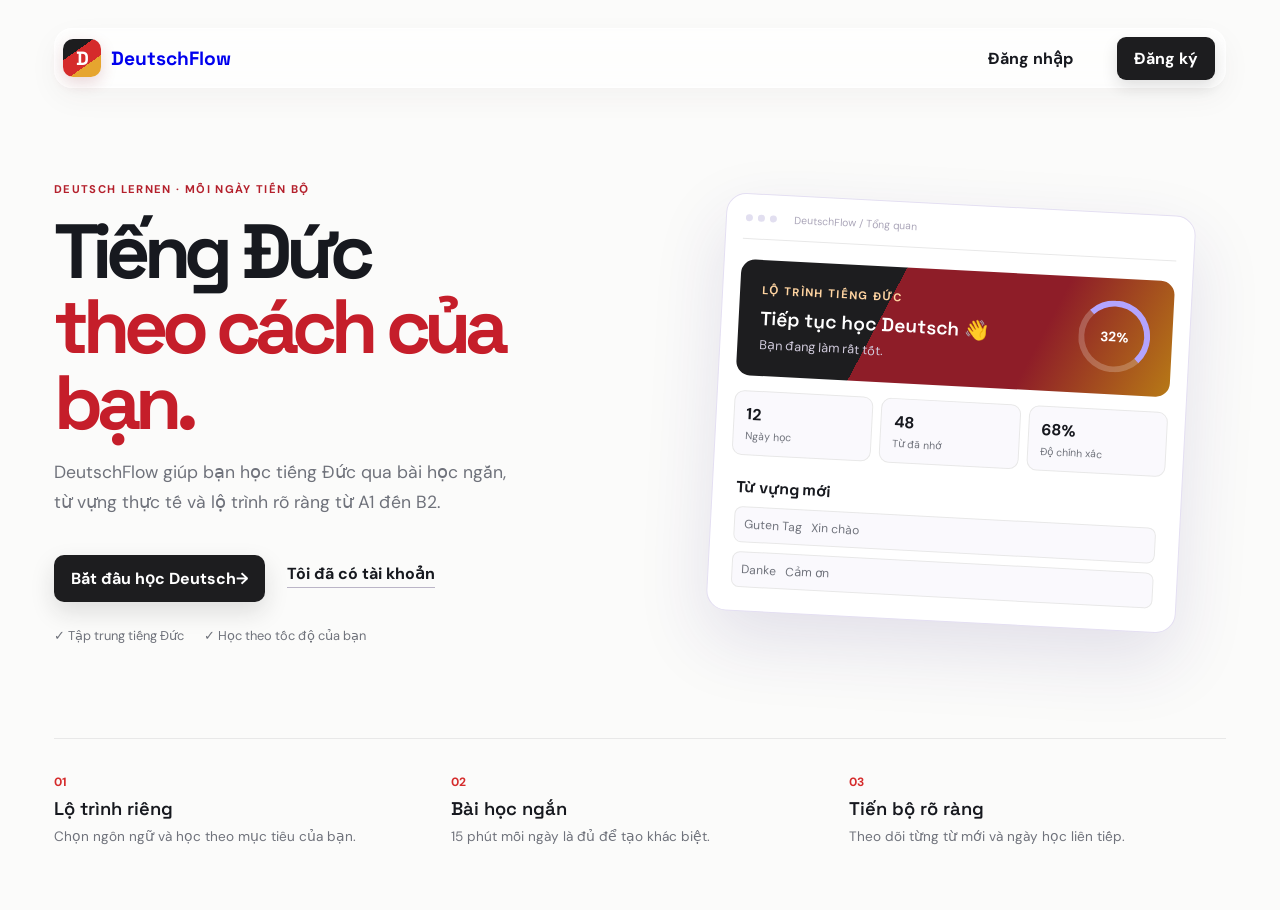
<file: index.html>
<!DOCTYPE html>
<html lang="vi">
  <head>
    <meta charset="UTF-8" />
    <meta name="viewport" content="width=device-width, initial-scale=1.0" />
    <title>DeutschFlow - Học tiếng Đức</title>
    <link rel="preconnect" href="https://fonts.googleapis.com" />
    <link rel="preconnect" href="https://fonts.gstatic.com" crossorigin />
    <link href="https://fonts.googleapis.com/css2?family=DM+Sans:wght@400;500;600;700&family=Space+Grotesk:wght@500;600;700&display=swap" rel="stylesheet" />
    <link rel="stylesheet" href="styles.css" />
  </head>
  <body>
    <main class="landing-page">
      <nav class="landing-nav"><a class="brand" href="index.html"><span class="brand-mark">D</span><strong>DeutschFlow</strong></a><div class="landing-nav-actions"><a href="login.html" class="nav-login">Đăng nhập</a><a href="register.html" class="nav-register">Đăng ký</a></div></nav>
      <section class="landing-hero">
        <div class="landing-copy"><p class="eyebrow">DEUTSCH LERNEN · MỖI NGÀY TIẾN BỘ</p><h1>Tiếng Đức<br /><em>theo cách của bạn.</em></h1><p class="landing-description">DeutschFlow giúp bạn học tiếng Đức qua bài học ngắn, từ vựng thực tế và lộ trình rõ ràng từ A1 đến B2.</p><div class="landing-actions"><a class="primary-btn landing-btn" href="register.html">Bắt đầu học Deutsch <span>→</span></a><a class="landing-link" href="login.html">Tôi đã có tài khoản</a></div><div class="landing-trust"><span>✓ Tập trung tiếng Đức</span><span>✓ Học theo tốc độ của bạn</span></div></div>
        <div class="landing-visual"><div class="visual-glow"></div><div class="demo-window"><div class="demo-top"><span></span><span></span><span></span><small>DeutschFlow / Tổng quan</small></div><div class="demo-welcome"><div><p class="eyebrow">LỘ TRÌNH TIẾNG ĐỨC</p><h3>Tiếp tục học Deutsch 👋</h3><p>Bạn đang làm rất tốt.</p></div><div class="demo-ring">32%</div></div><div class="demo-cards"><div><b>12</b><small>Ngày học</small></div><div><b>48</b><small>Từ đã nhớ</small></div><div><b>68%</b><small>Độ chính xác</small></div></div><div class="demo-words"><strong>Từ vựng mới</strong><span>Guten Tag&nbsp;&nbsp; Xin chào</span><span>Danke&nbsp;&nbsp; Cảm ơn</span></div></div></div>
      </section>
      <section class="landing-features"><div><span>01</span><strong>Lộ trình riêng</strong><p>Chọn ngôn ngữ và học theo mục tiêu của bạn.</p></div><div><span>02</span><strong>Bài học ngắn</strong><p>15 phút mỗi ngày là đủ để tạo khác biệt.</p></div><div><span>03</span><strong>Tiến bộ rõ ràng</strong><p>Theo dõi từng từ mới và ngày học liên tiếp.</p></div></section>
    </main>
  </body>
</html>
</file>
<file: styles.css>
:root{--ink:#20222b;--muted:#77798a;--line:#e9e8ef;--purple:#7357e8;--purple-dark:#5940c9;--soft:#f6f5fc;--orange:#f39a54;--green:#48b883}
*{box-sizing:border-box}body{margin:0;background:#fafafd;color:var(--ink);font-family:'DM Sans',sans-serif}button,input,select{font:inherit}button{cursor:pointer;border:0}.app-shell{min-height:100vh}.screen{display:none}.screen.active{display:block}
.auth-layout{min-height:100vh;display:grid;grid-template-columns:1fr 440px;gap:80px;align-items:center;max-width:1160px;margin:auto;padding:50px 32px}.auth-intro{max-width:540px}.brand{display:flex;align-items:center;gap:10px;font-family:'Space Grotesk';font-size:1.2rem}.brand-mark{display:grid;place-items:center;width:38px;height:38px;border-radius:12px;background:var(--purple);color:#fff;font-weight:700}.auth-intro h1{font:700 clamp(2.8rem,5vw,4.8rem)/1.04 'Space Grotesk';letter-spacing:-.07em;margin:18px 0}.intro-copy{max-width:430px;color:var(--muted);font-size:1.08rem;line-height:1.7}.intro-points{display:grid;gap:12px;margin-top:32px;color:#555666;font-weight:600}.intro-points span:first-letter{color:var(--purple)}.eyebrow{margin:0;color:var(--purple);font-size:.7rem;font-weight:700;letter-spacing:.12em}.auth-card{border:1px solid var(--line);border-radius:24px;background:#fff;padding:34px;box-shadow:0 20px 60px #3e2b7010}.auth-card h2{font:700 2rem 'Space Grotesk';margin:10px 0 5px}.auth-subtitle{color:var(--muted);margin:0 0 26px}.auth-toggle{display:grid;grid-template-columns:1fr 1fr;background:var(--soft);padding:4px;border-radius:10px;margin-bottom:24px}.toggle-btn{padding:10px;background:transparent;border-radius:8px;color:var(--muted);font-weight:600}.toggle-btn.active{background:white;color:var(--ink);box-shadow:0 3px 10px #28213d12}.auth-form{display:grid;gap:15px}.auth-form label{display:grid;gap:7px;font-size:.85rem;font-weight:600}.auth-form label.hidden{display:none}.auth-form input{border:1px solid var(--line);padding:13px;border-radius:10px;outline:0;background:#fdfdff}.auth-form input:focus{border-color:var(--purple)}.primary-btn,.hero-btn,.dark-btn{background:var(--purple);color:white;padding:13px 17px;border-radius:10px;font-weight:700;margin-top:5px}.primary-btn span,.hero-btn span,.dark-btn span{float:right}.hidden{display:none}.auth-message{min-height:18px;color:var(--muted);font-size:.85rem;margin:15px 0 0}
.social-divider{display:flex;align-items:center;gap:12px;color:#a09eab;font-size:.75rem;margin:22px 0 14px}.social-divider:before,.social-divider:after{content:'';height:1px;background:var(--line);flex:1}.social-login{display:grid;grid-template-columns:1fr 1fr 1fr;gap:8px}.social-btn{display:flex;align-items:center;justify-content:center;gap:7px;padding:10px 7px;border:1px solid var(--line);border-radius:10px;background:#fff;color:#555666;font-size:.76rem;font-weight:700;transition:transform .2s ease,box-shadow .2s ease,border-color .2s ease}.social-btn:hover{transform:translateY(-2px);box-shadow:0 7px 16px #34215b12;border-color:#d2c9f4}.social-logo{display:grid;place-items:center;width:22px;height:22px;border-radius:7px;overflow:hidden}.social-logo svg{display:block;width:19px;height:19px}.google-logo{background:#f7f8fc}.facebook-logo{color:#1877f2;background:#eef4ff}.phone-logo{color:var(--purple);background:#eeeaff}
.sidebar{position:fixed;inset:0 auto 0 0;width:235px;background:#fff;border-right:1px solid var(--line);padding:28px 20px;display:flex;flex-direction:column}.sidebar nav{display:grid;gap:8px;margin-top:65px}.nav-item{background:transparent;color:var(--muted);padding:12px 14px;text-align:left;border-radius:10px;font-weight:600}.nav-item span{display:inline-block;width:28px;font-size:1.1rem}.nav-item.active,.nav-item:hover{background:#f0edff;color:var(--purple)}.sidebar-tip{margin-top:auto;background:#fff8ef;border:1px solid #ffe6c7;border-radius:14px;padding:16px;color:#8b683c;font-size:.82rem}.sidebar-tip span{font-size:1.3rem}.sidebar-tip strong{display:block;margin:7px 0}.sidebar-tip p{line-height:1.5;margin:0}.logout-btn{margin-top:18px;text-align:left;padding:12px 14px;background:transparent;color:var(--muted);font-weight:600}.main-content{margin-left:235px;max-width:1250px;padding:34px 46px}.topbar{display:flex;justify-content:space-between;align-items:center;margin-bottom:28px}.topbar h2{font:600 1.8rem 'Space Grotesk';margin:8px 0 0}.wave{font-size:1.5rem}.profile{display:flex;align-items:center;gap:10px}.avatar{display:grid;place-items:center;background:#ddd6ff;color:var(--purple);width:42px;height:42px;border-radius:50%;font-weight:700}.profile small{display:block;color:var(--muted);margin-top:3px}
.hero-card{min-height:220px;border-radius:18px;background:linear-gradient(110deg,#201d2b,#3f315e);color:white;padding:32px 38px;display:flex;justify-content:space-between;align-items:center;overflow:hidden;position:relative}.hero-card:after{content:'';position:absolute;width:280px;height:280px;border:1px solid #ffffff24;border-radius:50%;right:120px;top:-110px}.hero-label{font-size:.68rem;letter-spacing:.14em;color:#c9bfff;font-weight:700}.hero-card h1{font:600 2.1rem 'Space Grotesk';margin:12px 0 8px}.hero-card p{color:#c9c5d3;margin:0 0 22px}.hero-btn{background:#fff;color:#30264d;margin:0}.hero-progress{z-index:1;margin-right:40px}.progress-ring{width:130px;height:130px;border-radius:50%;display:grid;place-items:center;align-content:center;border:10px solid #ffffff28;border-top-color:#a797ff;border-right-color:#a797ff}.progress-ring strong{font-size:1.7rem}.progress-ring small{color:#cbc7d9}
.content-grid{display:grid;grid-template-columns:minmax(0,1fr) 310px;gap:28px;margin-top:28px}.section-block{margin-bottom:34px}.section-heading{display:flex;justify-content:space-between;align-items:end;margin-bottom:16px}.section-heading h3,.side-card h3{font:600 1.25rem 'Space Grotesk';margin:7px 0 0}.text-btn{background:none;color:var(--purple);font-weight:700}.stats-row{display:grid;grid-template-columns:repeat(3,1fr);gap:12px}.stat-card{display:flex;align-items:center;gap:12px;background:#fff;border:1px solid var(--line);border-radius:14px;padding:16px}.stat-icon{display:grid;place-items:center;width:38px;height:38px;border-radius:10px}.purple{background:#eeeaff;color:var(--purple)}.orange{background:#fff0e4;color:var(--orange)}.green{background:#e6f7ef;color:var(--green)}.stat-card strong{display:block;font-size:1.35rem}.stat-card small{color:var(--muted);font-size:.72rem;white-space:nowrap}.chart-card{background:#fff;border:1px solid var(--line);border-radius:14px;padding:18px;margin-top:12px}.chart-head{display:flex;justify-content:space-between;font-size:.85rem}.chart-head span{color:var(--muted)}.bar-chart{height:115px;display:flex;justify-content:space-around;align-items:end;padding-top:18px}.bar-col{height:100%;display:flex;flex-direction:column;align-items:center;justify-content:end;gap:8px;color:var(--muted);font-size:.7rem}.bar-col i{width:24px;background:#ddd8fa;border-radius:5px 5px 2px 2px}.bar-col.today i{background:var(--purple)}.word-list{display:grid;grid-template-columns:repeat(2,1fr);gap:12px}.word-card{border:1px solid var(--line);background:#fff;border-radius:14px;padding:17px;position:relative}.word-card h4{margin:0 0 5px;font:600 1.15rem 'Space Grotesk'}.word-card p{margin:0;color:var(--muted);font-size:.84rem}.word-card button{position:absolute;right:14px;top:14px;background:var(--soft);color:var(--purple);border-radius:50%;width:27px;height:27px}.word-card.learned{background:#f7fcf9;border-color:#bcebd3}.word-card.learned button{background:#dff7eb;color:var(--green)}
.side-card{background:#fff;border:1px solid var(--line);border-radius:15px;padding:20px;margin-bottom:14px}.side-title{display:flex;justify-content:space-between}.side-title h3{margin:0}.goal-progress{display:flex;justify-content:space-between;align-items:center;margin:22px 0 12px}.goal-progress strong{font-size:2rem}.goal-progress small{color:var(--muted)}.circle-progress{display:grid;place-items:center;width:64px;height:64px;border-radius:50%;border:7px solid #eeeaff;border-top-color:var(--purple);font-weight:700;font-size:.82rem}.goal-line{height:7px;background:#eeeaff;border-radius:10px}.goal-line span{display:block;height:100%;background:var(--purple);border-radius:10px}.side-card p{color:var(--muted);font-size:.82rem;line-height:1.5}.outline-btn{border:1px solid #d7d0ff;background:#fff;color:var(--purple);padding:10px 14px;border-radius:9px;font-weight:700;width:100%;margin-top:8px}.lesson-card{background:#f0edff;border:0}.lesson-card h3{font-size:1.35rem}.lesson-meta{display:flex;gap:15px;color:#726b8b;font-size:.78rem;margin:18px 0}.dark-btn{background:#292332;width:100%;margin:0}.streak-card{display:flex;align-items:center;gap:12px}.streak-icon{font-size:1.7rem}.streak-card strong{font-size:1.1rem}.streak-card p{margin:2px 0 0}.streak-arrow{margin-left:auto;color:var(--purple)}select{border:1px solid var(--line);padding:8px 12px;border-radius:8px;background:#fff;color:var(--muted)}.toast{position:fixed;right:25px;bottom:25px;background:#292332;color:white;padding:13px 18px;border-radius:10px;transform:translateY(90px);opacity:0;transition:.25s}.toast.show{transform:translateY(0);opacity:1}
.landing-page{min-height:100vh;max-width:1240px;margin:auto;padding:28px 34px}.landing-nav{display:flex;justify-content:space-between;align-items:center}.landing-nav a{text-decoration:none}.nav-login{color:var(--ink);font-weight:700;margin-right:24px}.nav-register{display:inline-block;background:var(--ink);color:#fff;padding:11px 17px;border-radius:9px;font-weight:700}.landing-hero{display:grid;grid-template-columns:1fr 1fr;gap:70px;align-items:center;min-height:650px}.landing-copy h1{font:700 clamp(3rem,6vw,5.7rem)/.98 'Space Grotesk';letter-spacing:-.08em;margin:18px 0}.landing-copy h1 em{font-style:normal;color:var(--purple)}.landing-description{max-width:470px;color:var(--muted);font-size:1.1rem;line-height:1.7}.landing-actions{display:flex;align-items:center;gap:22px;margin-top:32px}.landing-btn{display:inline-block;text-decoration:none}.landing-link{color:var(--ink);font-weight:700;text-decoration:none;border-bottom:1px solid #bbb5c7;padding-bottom:3px}.landing-trust{display:flex;gap:20px;margin-top:25px;color:var(--muted);font-size:.8rem}.landing-visual{position:relative;min-height:480px;display:grid;place-items:center}.visual-glow{position:absolute;width:390px;height:390px;border-radius:50%;background:#e5deff;filter:blur(2px)}.demo-window{z-index:1;width:min(100%,470px);background:#fff;border:1px solid #e4dff2;border-radius:20px;padding:17px;box-shadow:0 28px 70px #39277520;transform:rotate(3deg)}.demo-top{display:flex;gap:5px;align-items:center;border-bottom:1px solid var(--line);padding:0 2px 14px}.demo-top>span{width:7px;height:7px;border-radius:50%;background:#e2dff0}.demo-top small{margin-left:12px;color:#aaa5b8;font-size:.65rem}.demo-welcome{margin-top:20px;background:linear-gradient(110deg,#272235,#554180);border-radius:14px;color:white;padding:22px;display:flex;justify-content:space-between;align-items:center}.demo-welcome h3{font:600 1.2rem 'Space Grotesk';margin:9px 0 5px}.demo-welcome p:not(.eyebrow){margin:0;color:#d1cbdc;font-size:.8rem}.demo-ring{display:grid;place-items:center;width:72px;height:72px;border:6px solid #ffffff38;border-top-color:#b3a4ff;border-right-color:#b3a4ff;border-radius:50%;font-weight:700;font-size:.85rem}.demo-cards{display:grid;grid-template-columns:repeat(3,1fr);gap:8px;margin:15px 0}.demo-cards div{background:#faf9fd;border:1px solid var(--line);border-radius:10px;padding:12px}.demo-cards b,.demo-cards small{display:block}.demo-cards small{color:var(--muted);font-size:.65rem;margin-top:5px}.demo-words{display:grid;gap:9px;padding:6px}.demo-words strong{font-family:'Space Grotesk'}.demo-words span{background:#faf9fd;border:1px solid var(--line);padding:9px;border-radius:8px;color:var(--muted);font-size:.75rem}.landing-features{display:grid;grid-template-columns:repeat(3,1fr);gap:20px;border-top:1px solid var(--line);padding:35px 0}.landing-features div{display:grid;gap:7px}.landing-features span{color:var(--purple);font-weight:700;font-size:.75rem}.landing-features strong{font:600 1.15rem 'Space Grotesk'}.landing-features p{color:var(--muted);font-size:.85rem;margin:0;line-height:1.5}.auth-page{min-height:100vh;display:grid;place-items:center;padding:30px;background:radial-gradient(circle at 20% 20%,#eee9ff,#fafafd 45%)}.auth-brand{position:absolute;top:30px;left:34px;text-decoration:none;color:var(--ink)}.auth-page .auth-card{width:min(100%,440px)}.auth-switch{text-align:center;color:var(--muted);font-size:.82rem;margin:19px 0 0}.auth-switch a{color:var(--purple);font-weight:700;text-decoration:none}
@media(max-width:900px){.auth-layout{grid-template-columns:1fr;max-width:520px}.auth-intro{display:none}.sidebar{width:68px;padding:25px 10px}.sidebar .brand strong,.sidebar-tip,.logout-btn{display:none}.sidebar nav{margin-top:55px}.nav-item{font-size:0;text-align:center}.nav-item span{width:auto;font-size:1.2rem}.main-content{margin-left:68px;padding:25px 20px}.content-grid{grid-template-columns:1fr}.right-column{display:grid;grid-template-columns:1fr 1fr;gap:12px}.streak-card{grid-column:span 2}.side-card{margin:0}}@media(max-width:600px){.auth-layout{padding:20px}.auth-card{padding:24px}.main-content{padding:20px 14px}.topbar h2{font-size:1.35rem}.profile div:not(.avatar){display:none}.hero-card{padding:24px;min-height:240px}.hero-card h1{font-size:1.6rem}.hero-progress{margin-right:0}.progress-ring{width:100px;height:100px}.stats-row,.word-list,.right-column{grid-template-columns:1fr}.streak-card{grid-column:auto}.stat-card small{white-space:normal}}

/* Finishing touches */
body{background:radial-gradient(circle at 10% 0%,#f1edff 0,#fafafd 28%),#fafafd}
.auth-layout{max-width:1240px;gap:110px}
.auth-intro{position:relative}
.auth-intro:before{content:'';position:absolute;z-index:-1;width:360px;height:360px;left:-90px;top:80px;background:#e3dcff;border-radius:50%;filter:blur(2px);opacity:.7}
.auth-intro h1{max-width:590px;text-shadow:0 8px 30px #5641aa15}
.intro-points span{display:flex;align-items:center;gap:9px}
.intro-points span:before{content:'✓';display:grid;place-items:center;width:22px;height:22px;border-radius:50%;background:#e9e4ff;color:var(--purple);font-size:.75rem}
.intro-points span:first-letter{color:inherit}
.auth-card{box-shadow:0 25px 80px #39277518;border-color:#e4dff2}
.auth-card h2{letter-spacing:-.04em}
.primary-btn,.hero-btn,.dark-btn{transition:transform .2s ease,box-shadow .2s ease}
.primary-btn:hover,.hero-btn:hover,.dark-btn:hover{transform:translateY(-2px);box-shadow:0 10px 22px #7357e83d}
.sidebar{box-shadow:8px 0 30px #32205b08}
.sidebar .brand{padding:0 6px}
.nav-item{transition:background .2s,color .2s,transform .2s}
.nav-item:hover{transform:translateX(3px)}
.main-content{max-width:1400px}
.topbar{padding:0 4px 5px}
.profile{padding:6px 8px 6px 6px;border:1px solid var(--line);border-radius:14px;background:#fff}
.hero-card{box-shadow:0 18px 45px #2d214b26;background:linear-gradient(115deg,#201d2b 0%,#443267 65%,#604bc0 100%)}
.hero-card:before{content:'';position:absolute;width:170px;height:170px;border-radius:50%;background:#9b87ff20;right:-35px;bottom:-80px}
.hero-card:after{right:90px;top:-100px;box-shadow:0 0 0 28px #ffffff08,0 0 0 58px #ffffff05}
.hero-btn{box-shadow:0 8px 20px #17102035}
.progress-ring{box-shadow:0 0 0 12px #ffffff08,0 0 35px #a797ff35}
.section-block{background:transparent}
.stats-row{gap:15px}
.stat-card,.chart-card,.word-card,.side-card{box-shadow:0 8px 24px #34215b08;transition:transform .2s ease,box-shadow .2s ease,border-color .2s ease}
.stat-card:hover,.word-card:hover,.side-card:hover,.chart-card:hover{transform:translateY(-3px);box-shadow:0 14px 30px #34215b12;border-color:#d9d0fa}
.stat-icon{box-shadow:inset 0 0 0 1px #ffffff90}
.chart-card{padding:20px}
.bar-col i{transition:height .3s ease,background .2s ease}
.bar-col:hover i{background:#a797ff}
.word-card{padding:19px;background:linear-gradient(145deg,#fff,#fcfbff)}
.word-card h4{letter-spacing:-.02em}
.word-card button{transition:transform .2s ease,background .2s ease}
.word-card button:hover{transform:scale(1.12)}
.lesson-card{box-shadow:0 12px 28px #7357e821}
.streak-card{background:linear-gradient(110deg,#fff,#fffaf2)}
.toast{box-shadow:0 12px 30px #22182f40}
@media(max-width:760px){.landing-page{padding:22px 18px}.landing-nav .nav-login{margin-right:10px}.nav-register{padding:9px 11px;font-size:.8rem}.landing-hero{grid-template-columns:1fr;gap:20px;min-height:auto;padding:90px 0 55px}.landing-copy h1{font-size:3.5rem}.landing-visual{min-height:360px}.landing-features{grid-template-columns:1fr;gap:25px}.landing-trust{flex-direction:column;gap:8px}.demo-window{transform:none}.auth-brand{left:20px;top:20px}}

/* DeutschFlow identity and mobile-first polish */
:root{--ink:#17191f;--muted:#6f727b;--line:#e8e8e8;--purple:#d52b2b;--purple-dark:#a91724;--soft:#f8f8f8;--orange:#e6a52f;--green:#3d8b5d}
body{background:#fbfbfa}
.brand-mark{background:linear-gradient(145deg,#1d1d1f 0 33%,#d52b2b 33% 66%,#e6a52f 66%);border-radius:10px}
.eyebrow{color:#b4202c}
.landing-copy h1 em{color:#c51e2a}
.nav-register,.primary-btn{background:#1d1d1f}
.landing-btn{box-shadow:0 10px 24px #1d1d1f22}
.visual-glow{background:#f3dfe0}
.demo-welcome{background:linear-gradient(115deg,#1d1d1f 0 34%,#8e1d28 34% 68%,#b77916 100%)}
.demo-welcome .eyebrow{color:#ffd4a1}
.hero-card{background:linear-gradient(115deg,#171719 0 35%,#7c1c28 68%,#b57917)}
.hero-label{color:#ffe0b0}
.nav-item.active,.nav-item:hover{background:#fff0ef;color:#b4202c}
.progress-ring{border-top-color:#f2bb54;border-right-color:#d52b2b}
.bar-col.today i{background:#d52b2b}
.circle-progress{border-top-color:#d52b2b}
.goal-line span{background:#d52b2b}
.lesson-card{background:#fff2df}
.social-btn:hover{border-color:#e8b8b8}

@media(max-width:600px){body{font-size:15px}.landing-page{padding:18px 18px 28px;overflow:hidden}.landing-nav{min-height:38px}.landing-nav .brand{font-size:1.02rem}.landing-nav .brand-mark{width:34px;height:34px}.nav-login{font-size:.8rem;margin-right:8px}.nav-register{font-size:.75rem;padding:9px 11px}.landing-hero{padding:58px 0 34px;gap:0;min-height:0}.landing-copy h1{font-size:2.55rem;line-height:1.04;margin:13px 0 17px;letter-spacing:-.07em}.landing-copy h1 em{white-space:nowrap}.landing-description{font-size:.94rem;line-height:1.58;max-width:330px}.landing-actions{display:grid;gap:13px;margin-top:24px}.landing-btn{width:100%;text-align:center;padding:14px}.landing-link{text-align:center;border:0;font-size:.85rem}.landing-trust{font-size:.72rem;margin-top:20px;gap:6px}.landing-visual{min-height:295px;margin:4px -8px 0}.visual-glow{width:285px;height:285px}.demo-window{width:calc(100% - 14px);padding:11px;border-radius:15px;transform:rotate(1.5deg)}.demo-top{padding-bottom:11px}.demo-top small{font-size:.58rem}.demo-welcome{padding:15px;border-radius:11px}.demo-welcome h3{font-size:.92rem;margin:7px 0 4px}.demo-welcome p:not(.eyebrow){font-size:.68rem}.demo-ring{width:58px;height:58px;border-width:5px;font-size:.72rem}.demo-cards{gap:6px;margin:11px 0}.demo-cards div{padding:8px;border-radius:8px}.demo-cards b{font-size:.88rem}.demo-cards small{font-size:.58rem}.demo-words{gap:6px}.demo-words strong{font-size:.78rem}.demo-words span{padding:7px;font-size:.67rem}.landing-features{padding:25px 0 5px;gap:18px}.landing-features div{grid-template-columns:30px 1fr;gap:4px 8px}.landing-features span{grid-row:span 2;font-size:.7rem}.landing-features strong{font-size:1rem}.landing-features p{grid-column:2;font-size:.75rem}.auth-page{padding:75px 14px 20px;display:block}.auth-brand{left:18px;top:19px}.auth-page .auth-card{padding:24px 20px;border-radius:20px}.auth-card h2{font-size:1.8rem}.auth-form input{min-height:48px}.primary-btn{min-height:50px}.social-login{gap:6px}.social-btn{font-size:.7rem;padding:11px 4px}.sidebar{width:100%;height:66px;inset:auto 0 0;padding:7px 12px;display:flex;flex-direction:row;align-items:center;z-index:10;border-right:0;border-top:1px solid var(--line);box-shadow:0 -8px 25px #1111110c}.sidebar .brand,.sidebar-tip,.logout-btn{display:none}.sidebar nav{display:flex;justify-content:space-around;gap:4px;width:100%;margin:0}.nav-item{padding:7px 9px;text-align:center;font-size:.65rem;display:flex;flex-direction:column;align-items:center;gap:2px}.nav-item span{width:auto;font-size:1.15rem;line-height:1}.main-content{margin:0;padding:20px 14px 88px}.topbar{margin-bottom:18px}.topbar h2{font-size:1.25rem;letter-spacing:-.03em}.topbar .eyebrow{font-size:.6rem}.profile{padding:3px}.avatar{width:38px;height:38px}.hero-card{min-height:205px;padding:22px 20px;border-radius:17px}.hero-card h1{font-size:1.45rem;margin:10px 0 6px}.hero-card p{font-size:.8rem;max-width:210px;margin-bottom:15px}.hero-btn{padding:11px 13px;font-size:.8rem}.hero-progress{margin-right:0}.progress-ring{width:86px;height:86px;border-width:7px}.progress-ring strong{font-size:1.15rem}.progress-ring small{font-size:.6rem}.content-grid{display:flex;flex-direction:column;gap:8px;margin-top:22px}.section-block{margin-bottom:25px}.section-heading h3{font-size:1.1rem}.section-heading{align-items:center}.stats-row{gap:8px}.stat-card{padding:12px 9px;gap:8px}.stat-icon{width:32px;height:32px}.stat-card strong{font-size:1.1rem}.stat-card small{font-size:.62rem;white-space:normal}.chart-card{padding:14px}.bar-chart{height:100px}.bar-col i{width:18px}.word-list{gap:8px}.word-card{padding:15px}.word-card h4{font-size:1rem}.word-card p{font-size:.75rem}.right-column{display:flex;flex-direction:column;gap:10px}.side-card{padding:17px;margin:0}.goal-progress{margin:16px 0 10px}.lesson-card h3{font-size:1.2rem}.streak-card{margin-bottom:0}}

@media(max-width:600px){.auth-page{position:relative;min-height:100svh;padding:78px 16px 24px;background:linear-gradient(145deg,#fff 0%,#fff8f7 52%,#f5f4f4 100%);overflow:hidden}.auth-page:before,.auth-page:after{content:'';position:absolute;border-radius:50%;pointer-events:none}.auth-page:before{width:210px;height:210px;right:-105px;top:80px;background:#f1d5d7}.auth-page:after{width:150px;height:150px;left:-75px;bottom:25px;background:#f3e2ba}.auth-brand{z-index:1;display:flex;align-items:center;gap:9px;font-size:1.08rem}.auth-page .auth-card{position:relative;z-index:1;width:100%;padding:28px 20px 23px;border-radius:22px;border-color:#e7dede;box-shadow:0 20px 55px #5a21221c}.auth-card:before{content:'DEUTSCH LERNEN';display:block;color:#b4202c;font-size:.63rem;font-weight:700;letter-spacing:.08em;margin-bottom:13px}.auth-card .eyebrow{display:none}.auth-card h2{font-size:2rem;letter-spacing:-.055em;margin:0 0 7px}.auth-subtitle{font-size:.88rem;line-height:1.45;margin-bottom:22px}.auth-form{gap:13px}.auth-form label{gap:6px;font-size:.78rem}.auth-form input{min-height:50px;padding:14px 13px;border-radius:11px;font-size:.9rem}.primary-btn{min-height:51px;border-radius:11px;margin-top:4px}.social-divider{margin:20px 0 13px}.social-login{gap:7px}.social-btn{min-height:42px;border-radius:9px;font-size:.68rem;padding:9px 3px}.auth-message{margin:12px 0 0;font-size:.78rem}.auth-switch{font-size:.8rem;margin-top:17px}.auth-brand .brand-mark{box-shadow:0 5px 14px #8d222b36}}
.auth-social-icon{display:grid;place-items:center;width:21px;height:21px;border-radius:6px;flex:0 0 21px}.auth-social-icon svg{width:18px;height:18px;display:block}.google-icon{background:#f6f7fa}.facebook-icon{background:#eef4ff;color:#1877f2}.phone-icon{background:#fff1d9;color:#b77916}
.learning-page{min-height:100vh;background:#fbfbfa}.learning-page .sidebar{min-height:100vh}.learning-hero{background:linear-gradient(115deg,#171719 0 35%,#7c1c28 68%,#b57917);color:#fff;border-radius:20px;padding:32px;margin-bottom:22px}.learning-hero h1{font:600 2.35rem 'Space Grotesk';margin:10px 0}.learning-hero p:not(.eyebrow){color:#eee1db;max-width:560px}.learning-hero .lesson-meta{color:#f5d7a9}.reading-card,.quiz-card,.dictionary-box,.page-toolbar,.account-card,.settings-card{background:#fff;border:1px solid var(--line);border-radius:16px;padding:24px;margin-bottom:18px}.reading-card{display:flex;justify-content:space-between;gap:28px}.reading-text{max-width:680px;font:500 1.15rem/1.9 Georgia,serif}.reading-text p{margin:0 0 15px}.reading-actions{display:flex;flex-direction:column;gap:10px;min-width:165px}.quiz-card h3{font:600 1.35rem 'Space Grotesk'}.answer-grid{display:grid;grid-template-columns:repeat(3,1fr);gap:10px}.answer-grid button{background:#faf8f8;border:1px solid var(--line);border-radius:10px;padding:13px;text-align:left}.answer-grid button:hover{border-color:#d52b2b;background:#fff1ef}.page-toolbar{display:flex;justify-content:space-between;align-items:center}.page-toolbar h1{font:600 1.7rem 'Space Grotesk';margin:0}.page-toolbar p{color:var(--muted);margin:5px 0 0}.vocabulary-grid{display:grid;grid-template-columns:repeat(4,1fr);gap:14px}.vocab-study-card{position:relative;background:#fff;border:1px solid var(--line);border-radius:15px;padding:20px;min-height:185px;box-shadow:0 8px 24px #34215b08}.vocab-study-card h3{font:600 1.4rem 'Space Grotesk';margin:25px 0 7px}.vocab-study-card p{color:var(--muted);margin:0 0 5px}.vocab-study-card small{color:#9a6d20}.vocab-number{position:absolute;top:17px;right:17px;color:#c7c1c9;font-size:.75rem}.vocab-check{position:absolute;bottom:16px;left:20px;background:#fff1ef;color:#a9202c;border-radius:7px;padding:7px 9px;font-size:.72rem;font-weight:700}.vocab-check.learned{background:#e8f5eb;color:#34764b}.dictionary-search{display:flex;gap:10px}.dictionary-search input{flex:1;border:1px solid var(--line);border-radius:10px;padding:15px;outline:0;font-size:1rem}.dictionary-search input:focus{border-color:#d52b2b}.dictionary-search .primary-btn{margin:0}.dictionary-result{margin-top:25px;background:#fff9ec;border:1px solid #f3dfb8;border-radius:13px;padding:22px}.dictionary-result h1{font:600 2.2rem 'Space Grotesk';margin:10px 0 5px}.dictionary-result p{color:var(--muted)}.word-type{color:#aa741d;font-size:.72rem;font-weight:700;text-transform:uppercase;letter-spacing:.1em}.exam-grid{display:grid;grid-template-columns:repeat(3,1fr);gap:16px}.exam-card{background:#fff;border:1px solid var(--line);border-radius:16px;padding:23px;min-height:250px;display:flex;flex-direction:column}.exam-card>span{color:#b4202c;font:700 1.7rem 'Space Grotesk'}.exam-card h3{font:600 1.2rem 'Space Grotesk'}.exam-card p{color:var(--muted);line-height:1.5}.exam-card strong{font-size:.78rem;margin-top:auto}.exam-card .dark-btn{margin-top:15px}.exam-card.featured{border-color:#d52b2b;box-shadow:0 12px 30px #d52b2b1c}.account-card{display:flex;align-items:center;gap:20px;background:linear-gradient(115deg,#171719 0 35%,#7c1c28 68%,#b57917);color:#fff}.account-card p:not(.eyebrow){color:#eaded6}.account-card .eyebrow{color:#ffd8a0}.account-card h1{font:600 2rem 'Space Grotesk';margin:7px 0}.account-avatar{width:74px;height:74px;font-size:1.7rem;background:#fff;color:#b4202c}.settings-card{max-width:600px;display:grid;gap:15px}.settings-card h3{font:600 1.25rem 'Space Grotesk';margin:0 0 4px}.settings-card label{display:grid;gap:7px;font-size:.82rem;font-weight:700}.settings-card select{padding:12px;border:1px solid var(--line);border-radius:9px;background:#fff}.settings-card .dark-btn{margin:8px 0 0}
.vocab-study-card.is-learned{border-color:#b9e3c9;background:#fbfffc}.word-sound{position:absolute;top:15px;left:18px;background:#f6f5f5;border-radius:50%;width:28px;height:28px;font-size:.8rem}.vocab-study-card .word-sound:hover{background:#fff0ef}.correct-answer{background:#e7f6ec!important;border-color:#55a971!important;color:#276b3f}.wrong-answer{background:#fff0ef!important;border-color:#d65757!important}.study-modal{position:fixed;inset:0;z-index:30;background:#1717198c;display:grid;place-items:center;padding:20px}.exam-modal{position:relative;width:min(100%,500px);background:#fff;border-radius:22px;padding:30px;box-shadow:0 22px 70px #0004}.exam-modal h2{font:600 1.8rem 'Space Grotesk';margin:8px 0}.modal-progress{color:var(--muted);font-size:.85rem}.modal-close{position:absolute;right:18px;top:14px;background:#f4f3f3;border-radius:50%;width:32px;height:32px;font-size:1.3rem}.exam-question{margin:22px 0}.exam-question h3{font:600 1.25rem 'Space Grotesk'}.modal-options{display:grid;gap:9px}.modal-options button{padding:13px 15px;text-align:left;border:1px solid var(--line);border-radius:10px;background:#fff}.modal-options button.selected{border-color:#d52b2b;background:#fff0ef}.exam-modal .next-question{width:100%;margin-top:10px}.exam-result{text-align:center;padding:14px 0}.result-score{display:grid;place-items:center;width:92px;height:92px;margin:auto;border-radius:50%;background:#fff0ef;color:#b4202c;font:700 1.7rem 'Space Grotesk'}
@media(max-width:900px){.vocabulary-grid{grid-template-columns:repeat(2,1fr)}}
@media(max-width:600px){.learning-page .sidebar{min-height:0}.learning-page .main-content{padding-top:22px}.learning-hero{padding:23px 20px;border-radius:16px}.learning-hero h1{font-size:1.75rem}.reading-card{display:block;padding:18px}.reading-text{font-size:1rem;line-height:1.75}.reading-actions{display:grid;grid-template-columns:1fr 1fr;margin-top:18px;min-width:0}.answer-grid{grid-template-columns:1fr}.page-toolbar{padding:17px;align-items:center}.page-toolbar h1{font-size:1.3rem}.vocabulary-grid{grid-template-columns:1fr 1fr;gap:9px}.vocab-study-card{padding:14px;min-height:175px}.vocab-study-card h3{font-size:1.15rem;margin-top:22px}.vocab-check{left:14px;bottom:13px}.dictionary-box{padding:16px}.dictionary-search{display:grid;grid-template-columns:1fr}.dictionary-search .primary-btn{width:100%}.dictionary-result{padding:18px}.dictionary-result h1{font-size:1.8rem}.exam-grid{grid-template-columns:1fr;gap:10px}.exam-card{min-height:190px;padding:19px}.account-card{padding:19px;gap:13px}.account-avatar{width:58px;height:58px;font-size:1.3rem}.account-card h1{font-size:1.5rem}}
.admin-login-link{text-align:center;margin:9px 0 0;font-size:.72rem}.admin-login-link a{color:#9b202b;text-decoration:none;font-weight:700}.admin-login-link a:hover{text-decoration:underline}
.admin-page{background:#f7f7f5;min-height:100vh}.admin-topbar{height:76px;background:#fff;border-bottom:1px solid var(--line);display:flex;align-items:center;justify-content:space-between;padding:0 5%;}.admin-topbar .logout-btn{margin:0;padding:8px 12px}.admin-pill{font-size:.68rem;font-weight:700;letter-spacing:.1em;background:#fff0ef;color:#b4202c;border-radius:6px;padding:7px 9px;margin-right:12px}.admin-main{max-width:1250px;margin:auto;padding:42px 5%}.admin-heading{display:flex;align-items:end;justify-content:space-between;margin-bottom:28px}.admin-heading h1{font:600 2.4rem 'Space Grotesk';margin:8px 0}.admin-heading p:not(.eyebrow){color:var(--muted);margin:0}.admin-stats{display:grid;grid-template-columns:repeat(3,1fr);gap:15px;margin-bottom:22px}.admin-stats article{background:#fff;border:1px solid var(--line);border-radius:14px;padding:20px}.admin-stats span{display:block;color:var(--muted);font-size:.8rem}.admin-stats strong{display:block;font-size:2rem;margin-top:6px}.admin-grid{display:grid;grid-template-columns:1fr 1fr;gap:22px}.admin-card{background:#fff;border:1px solid var(--line);border-radius:16px;padding:22px;min-width:0}.admin-card-heading{display:flex;align-items:end;justify-content:space-between;gap:12px;margin-bottom:18px}.admin-card h2{font:600 1.3rem 'Space Grotesk';margin:7px 0 0}.admin-search,.word-admin-form input{border:1px solid var(--line);border-radius:8px;padding:10px 12px;outline:0;min-width:0}.admin-search:focus,.word-admin-form input:focus{border-color:#d52b2b}.admin-table-wrap{overflow:auto}table{border-collapse:collapse;width:100%;font-size:.8rem}th,td{text-align:left;padding:12px 7px;border-bottom:1px solid #f0f0f0;white-space:nowrap}th{color:var(--muted);font-weight:500}.role-badge{background:#eef7f0;color:#3d8b5d;border-radius:20px;padding:5px 8px;font-size:.68rem}.table-btn{background:#f7f4f4;color:#8f2630;padding:6px 8px;border-radius:6px;font-size:.7rem;font-weight:700;margin-left:4px}.table-btn:hover{background:#fde8e8}.table-btn.danger{color:#c0392b}.word-admin-form{display:grid;grid-template-columns:1fr 1fr;gap:9px;background:#fafafa;padding:12px;border-radius:10px;margin-bottom:14px}.word-admin-form input:first-of-type{grid-column:span 2}.word-admin-form div{grid-column:span 2;display:flex;gap:8px}.word-admin-form .primary-btn,.word-admin-form .outline-btn{margin:0;padding:9px 12px}.admin-word-list{display:grid;gap:3px}.admin-word-row{display:flex;align-items:center;justify-content:space-between;gap:10px;border-bottom:1px solid #f0f0f0;padding:12px 0}.admin-word-row strong,.admin-word-row span{display:block}.admin-word-row span{color:var(--muted);font-size:.76rem;margin-top:4px}.empty-state{color:var(--muted);font-size:.85rem}.admin-page .hidden{display:none}
@media(max-width:700px){.admin-topbar{height:66px;padding:0 16px}.admin-topbar .brand strong{font-size:1rem}.admin-main{padding:28px 14px 35px}.admin-heading{align-items:flex-start;gap:15px;flex-direction:column}.admin-heading h1{font-size:2rem}.admin-stats{gap:8px}.admin-stats article{padding:13px 11px}.admin-stats strong{font-size:1.45rem}.admin-stats span{font-size:.7rem}.admin-grid{grid-template-columns:1fr;gap:14px}.admin-card{padding:16px}.admin-card-heading{align-items:flex-start;flex-direction:column}.admin-search{width:100%}.word-admin-form{grid-template-columns:1fr}.word-admin-form input:first-of-type,.word-admin-form div{grid-column:auto}.admin-word-row{align-items:flex-start}.admin-word-row .table-btn{margin-top:4px}}

/* Landing navigation polish */
.landing-nav{position:relative;z-index:5;padding:9px 10px 9px 8px;border:1px solid #ffffffb8;border-radius:18px;background:#ffffffa6;box-shadow:0 10px 30px #51242b0b;backdrop-filter:blur(14px);-webkit-backdrop-filter:blur(14px)}
.landing-nav-actions{display:flex;align-items:center;gap:18px;height:40px}
.landing-nav .brand{transition:transform .25s ease}
.landing-nav .brand:hover{transform:translateX(2px)}
.landing-nav .brand-mark{position:relative;overflow:hidden;box-shadow:0 6px 16px #8d222b2e}
.landing-nav .brand-mark:after{content:'';position:absolute;inset:-45%;background:linear-gradient(115deg,transparent 38%,#ffffffaa 48%,transparent 58%);transform:translateX(-70%) rotate(12deg);animation:logo-shine 4s ease-in-out infinite}
.nav-login{position:relative;display:inline-block;padding:9px 2px;transition:color .2s ease}
.nav-login:after{content:'';position:absolute;left:0;right:0;bottom:3px;height:2px;border-radius:5px;background:#c51e2a;transform:scaleX(0);transform-origin:right;transition:transform .25s ease}
.nav-login:hover{color:#b4202c}.nav-login:hover:after{transform:scaleX(1);transform-origin:left}
.nav-register{position:relative;overflow:hidden;box-shadow:0 7px 16px #1d1d1f22;transition:transform .2s ease,box-shadow .2s ease}
.nav-register:before{content:'';position:absolute;inset:0;background:linear-gradient(110deg,transparent 25%,#ffffff30 48%,transparent 70%);transform:translateX(-120%);transition:transform .55s ease}
.nav-register:hover{transform:translateY(-2px);box-shadow:0 11px 22px #1d1d1f35}
.nav-register:hover:before{transform:translateX(120%)}
@keyframes logo-shine{0%,55%{transform:translateX(-70%) rotate(12deg)}75%,100%{transform:translateX(70%) rotate(12deg)}}
@media(max-width:600px){.landing-nav{padding:7px 7px 7px 6px;border-radius:15px}.landing-nav .brand{gap:8px}.landing-nav-actions{gap:9px;height:36px}.nav-login{padding:8px 1px}.nav-register{padding:9px 12px}}

/* Learning navigation identity */
.learning-page .sidebar{padding:25px 16px;background:linear-gradient(180deg,#fff 0%,#fff 76%,#fffaf4 100%);box-shadow:8px 0 30px #241c2208}
.learning-page .brand{gap:11px;padding:5px 8px;color:#171719;text-decoration:none;letter-spacing:-.035em}
.learning-page .brand strong{font-size:1.18rem}
.learning-page .brand strong span{color:#c51e2a}
.learning-page .brand-mark{position:relative;isolation:isolate;overflow:hidden;width:39px;height:39px;border-radius:12px;background:#1d1d1f;box-shadow:0 7px 18px #9d27312e;transform:rotate(-3deg);transition:transform .25s ease}
.learning-page .brand:hover .brand-mark{transform:rotate(0) scale(1.05)}
.learning-page .brand-mark:before{content:'';position:absolute;z-index:-1;left:0;right:0;bottom:0;height:34%;background:#d52b2b;box-shadow:0 -9px 0 #e6a52f}
.learning-page .brand-mark i{position:absolute;z-index:1;right:-7px;top:-8px;width:22px;height:22px;border:1px solid #fff7;border-radius:50%}
.learning-page .brand-mark b{position:relative;z-index:2;font:700 1.25rem 'Space Grotesk';color:#fff;font-style:normal}
.learning-page .sidebar nav{gap:6px;margin-top:55px}
.learning-page .nav-item{position:relative;display:flex;align-items:center;gap:12px;padding:12px 12px;color:#7b7b83;border-radius:12px;font-size:.84rem;letter-spacing:-.01em;transition:color .2s ease,background .2s ease,transform .2s ease}
.learning-page .nav-item,.learning-page .nav-item:hover,.learning-page .nav-item:focus,.learning-page .nav-item:visited{font-weight:650;text-decoration:none}
.learning-page .nav-item{color:#4b4c51}
.learning-page .nav-item.active{color:#292a2e}
.learning-page .nav-item:after{content:'';position:absolute;right:10px;width:5px;height:5px;border-radius:50%;background:#d52b2b;opacity:0;transform:scale(.5);transition:opacity .2s ease,transform .2s ease}
.learning-page .nav-item:hover{background:#fff5f3;color:#b4202c;transform:translateX(2px)}
.learning-page .nav-item.active{background:linear-gradient(100deg,#fff0ef,#fff8ec);color:#a91e29;box-shadow:inset 3px 0 #d52b2b}
.learning-page .nav-item.active:after{opacity:1;transform:scale(1)}
.learning-page .nav-icon{display:grid;place-items:center;width:29px!important;height:29px;border-radius:9px;color:#8b8b93;background:#f5f4f4;font:700 .6rem 'Space Grotesk';letter-spacing:-.04em;flex:0 0 29px}
.learning-page .nav-item.active .nav-icon{color:#fff;background:linear-gradient(145deg,#1d1d1f 0 38%,#c51e2a 38% 68%,#c38a20 68%)}
.learning-page .nav-item:hover .nav-icon{color:#b4202c;background:#ffe6e3}
.learning-page .sidebar-tip{background:linear-gradient(145deg,#fff8ef,#fff3e0);border-color:#f3dfbf;box-shadow:0 8px 20px #b7791610}
@media(max-width:600px){
  .learning-page .sidebar{left:50%;right:auto;bottom:14px;top:auto;width:calc(100% - 28px);height:70px;padding:7px 9px;border:1px solid #eeeef1;border-radius:36px;background:#fff;box-shadow:0 10px 30px #17171920;transform:translateX(-50%)}
  .learning-page .sidebar nav{height:54px;margin:0;gap:2px;align-items:center}
  .learning-page .nav-item{height:54px;gap:0;flex:1;justify-content:center;padding:5px 4px;font-size:0;letter-spacing:0;border-radius:28px}
  .learning-page .nav-item:after{display:none}
  .learning-page .nav-icon{position:relative;width:48px!important;height:48px;font-size:0;border-radius:50%;flex-basis:48px;background:transparent}
  .learning-page .nav-icon:before{font-size:1.32rem;line-height:1;font-weight:400;color:#191a1d}
  .learning-page .nav-icon.overview:before{content:'⌂'}
  .learning-page .nav-icon.reading:before{content:'▣'}
  .learning-page .nav-icon.vocabulary:before{content:'▤'}
  .learning-page .nav-icon.dictionary:before{content:'⌕'}
  .learning-page .nav-icon.exam:before{content:'♡'}
  .learning-page .nav-icon.account:before{content:'♧'}
  .learning-page .nav-icon.account{background:linear-gradient(145deg,#392c27,#a86d4e 46%,#202326);overflow:hidden}
  .learning-page .nav-icon.account:before{content:'D';font:700 .78rem 'Space Grotesk';color:#fff;text-shadow:0 1px 2px #000}
  .learning-page .nav-item.active .nav-icon.account{background:linear-gradient(145deg,#3778e8,#7ca9f7)}
  .learning-page .nav-item.active{box-shadow:none;background:#e8f0ff}
  .learning-page .nav-item.active .nav-icon{background:transparent}
  .learning-page .nav-item.active .nav-icon:before{color:#3778e8}
}

.learning-page .nav-icon svg{width:19px;height:19px;fill:none;stroke:currentColor;stroke-width:1.8;stroke-linecap:round;stroke-linejoin:round}
.learning-page .nav-icon{color:#3f4044}
.learning-page .nav-item.active .nav-icon{color:#292a2e}
.level-path-section{margin:0 0 24px;padding:24px;border:1px solid var(--line);border-radius:18px;background:#fff}.level-path-intro{margin:4px 0 0;color:var(--muted);font-size:.82rem}.level-roadmap{display:grid;grid-template-columns:repeat(3,1fr);gap:10px}.level-roadmap-item{display:grid;grid-template-columns:42px 1fr;column-gap:10px;align-items:center;text-align:left;padding:13px;border:1px solid var(--line);border-radius:13px;background:#fff;color:var(--ink);transition:transform .2s ease,border-color .2s ease,background .2s ease}.level-roadmap-item:hover{transform:translateY(-2px);border-color:#d52b2b}.level-roadmap-item.active{border-color:#d52b2b;background:#fff4f3;box-shadow:0 7px 18px #d52b2b12}.level-roadmap-item>span{grid-row:span 2;display:grid;place-items:center;width:40px;height:40px;border-radius:12px;background:#1d1d1f;color:#fff;font:700 .85rem 'Space Grotesk'}.level-roadmap-item strong{font:700 .8rem 'Space Grotesk'}.level-roadmap-item small{color:var(--muted);font-size:.68rem;line-height:1.35;margin-top:3px}.current-level-badge{display:inline-flex;padding:6px 10px;border:1px solid #ffffff45;border-radius:20px;color:#ffe0b0;font-size:.72rem;font-weight:700;margin:0 0 14px}.exam-grid{display:grid;grid-template-columns:repeat(3,1fr);gap:14px}.exam-card{display:flex;flex-direction:column;min-height:250px;padding:24px;border:1px solid var(--line);border-radius:16px;background:#fff}.exam-card>span{font:700 1.6rem 'Space Grotesk';color:#b4202c}.exam-card h3{font:600 1.15rem 'Space Grotesk';margin:16px 0 8px}.exam-card p{color:var(--muted);font-size:.82rem;line-height:1.5;min-height:50px}.exam-card strong{font-size:.78rem;color:var(--muted);margin-bottom:16px}.exam-card .dark-btn{margin-top:auto}.exam-card.featured{border-color:#d52b2b;box-shadow:0 12px 25px #d52b2b14}
.curriculum-section{margin:0 0 24px;padding:24px;border:1px solid var(--line);border-radius:18px;background:#fff}.curriculum-level{padding:7px 11px;border-radius:20px;background:#fff0ef;color:#b4202c;font-size:.72rem;font-weight:800}.curriculum-list{display:grid;gap:10px}.curriculum-unit{display:grid;grid-template-columns:42px minmax(0,1fr) auto;align-items:center;gap:13px;padding:13px;border:1px solid var(--line);border-radius:13px;background:#fff}.curriculum-unit.is-current{border-color:#d52b2b;background:#fffafa;box-shadow:0 7px 18px #d52b2b0e}.unit-number{display:grid;place-items:center;width:40px;height:40px;border-radius:12px;background:#f3f1f1;color:#8a252d;font:700 .8rem 'Space Grotesk'}.unit-copy>span{font-size:.6rem;font-weight:800;letter-spacing:.1em;color:#b4202c}.unit-copy h4{margin:3px 0;font:600 .95rem 'Space Grotesk'}.unit-copy p{margin:0;color:var(--muted);font-size:.74rem}.unit-copy small{display:block;margin-top:5px;color:var(--muted);font-size:.68rem}.unit-start{padding:9px 12px;border:1px solid var(--line);border-radius:9px;background:#f7f6f5;color:var(--ink);font-size:.7rem;font-weight:700}.unit-start b{margin-left:5px;color:#b4202c}
.vocab-level-tag{position:absolute;right:14px;top:14px;padding:4px 7px;border-radius:6px;background:#f3f1f1;color:#8a252d;font:700 .6rem 'Space Grotesk'}.vocab-study-card.is-learned .vocab-level-tag{background:#dff2e6;color:#2f8250}
.vocabulary-tools{display:grid;grid-template-columns:minmax(0,1fr) 170px 170px 150px;gap:10px;margin:-4px 0 18px}.vocabulary-tools input,.vocabulary-tools select{width:100%;border:1px solid var(--line);border-radius:10px;background:#fff;padding:13px 14px;outline:0;color:var(--ink)}.vocabulary-tools input:focus,.vocabulary-tools select:focus{border-color:#d52b2b;box-shadow:0 0 0 3px #d52b2b12}.vocab-study-card.is-learned{border-color:#b9e3c9;background:#fbfffc}.word-sound{position:absolute;top:15px;left:18px;background:#f6f5f5;border-radius:50%;width:28px;height:28px;font-size:.8rem}.word-sound:hover{background:#fff0ef}.vocab-study-card h3{padding-right:4px}.vocab-study-card small{display:block;overflow:hidden;text-overflow:ellipsis}
.account-hero{display:flex;justify-content:space-between;gap:25px;align-items:center;padding:28px 32px;margin-bottom:18px;color:#fff;border-radius:20px;background:linear-gradient(115deg,#171719 0 32%,#741d28 67%,#b57917);box-shadow:0 14px 32px #741d2824}.account-hero-copy{display:flex;align-items:center;gap:17px}.account-hero .account-avatar{width:78px;height:78px;background:#fff;color:#b4202c;font-size:1.8rem}.account-hero h1{font:600 2rem 'Space Grotesk';margin:6px 0}.account-hero p:not(.eyebrow){color:#eaded6;margin:0 0 10px}.account-hero .eyebrow{color:#ffd9a3}.account-level{font-size:.76rem;color:#ffe0b0}.level-progress{width:230px}.level-progress span,.level-progress small{display:block;color:#eaded6;font-size:.75rem}.level-progress strong{display:block;font:600 1.65rem 'Space Grotesk';margin:6px 0}.level-progress>div{height:7px;border-radius:10px;background:#ffffff35;overflow:hidden}.level-progress i{display:block;width:32%;height:100%;background:#f1bb58;border-radius:inherit}.level-progress small{margin-top:7px}.account-stat-grid{display:grid;grid-template-columns:repeat(4,1fr);gap:12px;margin-bottom:18px}.account-stat-grid article{display:flex;align-items:center;gap:12px;background:#fff;border:1px solid var(--line);border-radius:14px;padding:16px}.account-stat-icon{display:grid;place-items:center;width:40px;height:40px;border-radius:11px;font-size:1.1rem}.account-stat-icon.red{background:#fff0ef;color:#b4202c}.account-stat-icon.gold{background:#fff5df;color:#b57917}.account-stat-icon.green{background:#e8f5ec;color:#378352}.account-stat-icon.blue{background:#edf3ff;color:#4779c8}.account-stat-grid strong,.account-stat-grid small{display:block}.account-stat-grid strong{font:600 1.4rem 'Space Grotesk'}.account-stat-grid small{font-size:.72rem;color:var(--muted);margin-top:3px}.account-columns{display:grid;grid-template-columns:minmax(0,1.1fr) minmax(300px,.9fr);gap:18px}.account-panel{background:#fff;border:1px solid var(--line);border-radius:16px;padding:22px}.panel-heading{display:flex;justify-content:space-between;align-items:start;gap:10px;margin-bottom:20px}.panel-heading h3{font:600 1.25rem 'Space Grotesk';margin:6px 0 0}.panel-check{font-size:.72rem;color:#378352;background:#e8f5ec;border-radius:20px;padding:7px 10px}.account-form{display:grid;gap:15px}.account-form label{display:grid;gap:7px;font-size:.8rem;font-weight:700}.account-form input,.account-form select{width:100%;border:1px solid var(--line);border-radius:10px;padding:13px;background:#fff;outline:0;color:var(--ink)}.account-form input:focus,.account-form select:focus{border-color:#d52b2b;box-shadow:0 0 0 3px #d52b2b12}.account-form .dark-btn{width:max-content;margin-top:3px}.account-side{display:grid;gap:18px}.badges{display:grid;grid-template-columns:repeat(4,1fr);gap:9px}.badge{display:grid;justify-items:center;gap:7px;text-align:center}.badge b{display:grid;place-items:center;width:52px;height:52px;border-radius:50%;font-size:1.35rem;background:#fff5df}.badge span{font-size:.67rem;color:var(--muted)}.badge.locked{opacity:.35}.security-panel{display:flex;align-items:center;justify-content:space-between;gap:15px}.security-panel h3{font:600 1rem 'Space Grotesk';margin:6px 0}.security-panel p:not(.eyebrow){font-size:.75rem;color:var(--muted);margin:0}.logout-account{white-space:nowrap;background:#fff0ef;color:#b4202c;border-radius:9px;padding:10px 12px;font-weight:700}
.account-hero .account-avatar,.account-stat-icon,.plan-icon,.badge b{animation:account-float 4s ease-in-out infinite}.account-stat-grid article{transition:transform .25s ease,box-shadow .25s ease}.account-stat-grid article:hover{transform:translateY(-4px);box-shadow:0 12px 25px #34215b12}.plans-section{margin:18px 0 20px;padding:24px;border:1px solid var(--line);border-radius:18px;background:linear-gradient(145deg,#fff,#fffaf7)}.plans-heading{display:flex;align-items:end;justify-content:space-between;gap:20px;margin-bottom:18px}.plans-heading h3{font:600 1.45rem 'Space Grotesk';margin:6px 0}.plans-heading>div:first-child>p:last-child{color:var(--muted);margin:0;font-size:.82rem}.billing-switch{display:flex;padding:4px;background:#f1f0ef;border-radius:10px}.billing-option{padding:9px 12px;border-radius:7px;background:transparent;color:var(--muted);font-size:.75rem;font-weight:700}.billing-option.active{background:#fff;color:#b4202c;box-shadow:0 3px 10px #34215b14}.plans-grid{display:grid;grid-template-columns:repeat(3,1fr);gap:13px}.plan-card{position:relative;display:flex;flex-direction:column;padding:21px;border:1px solid var(--line);border-radius:15px;background:#fff;overflow:hidden;transition:transform .25s ease,box-shadow .25s ease}.plan-card:hover{transform:translateY(-5px);box-shadow:0 16px 30px #34215b14}.plan-card h4{font:600 1.35rem 'Space Grotesk';margin:7px 0}.plan-icon{display:grid;place-items:center;width:42px;height:42px;border-radius:12px;background:#fff4dc;font-size:1.3rem}.plan-label{color:#9a6d20;font-size:.62rem;font-weight:800;letter-spacing:.12em;margin-top:13px}.plan-description{min-height:38px;color:var(--muted);font-size:.78rem;line-height:1.45}.plan-price{font:700 1.35rem 'Space Grotesk';color:#171719}.plan-price small{font:400 .68rem;color:var(--muted)}.plan-card ul{display:grid;gap:8px;list-style:none;padding:0;margin:18px 0;min-height:76px;color:#555;font-size:.76rem}.plan-button{width:100%;padding:12px;border-radius:9px;background:#f2f1f0;color:#555;font-weight:700;margin-top:auto}.plan-select{background:#1d1d1f;color:#fff}.plus-plan{border-color:#e3b6b6}.vip-plan{border-color:#d6ae58;box-shadow:0 8px 25px #b7791617}.vip-plan .plan-icon{background:linear-gradient(135deg,#fff0c5,#e6a52f);color:#fff}.vip-button{background:linear-gradient(100deg,#7d1d28,#b57917)}.plan-ribbon{position:absolute;right:-29px;top:15px;transform:rotate(35deg);background:#b57917;color:#fff;padding:4px 27px;font-size:.56rem;font-weight:800}.trial-note{padding:7px 9px;border-radius:7px;background:#fff5df;color:#9a6d20;font-size:.65rem;font-weight:700;line-height:1.35}.payment-note{text-align:center;color:#8b8b91;font-size:.68rem;margin:15px 0 0}.plan-current{cursor:default}.plan-button:not(:disabled):hover{filter:brightness(1.08)}
@keyframes account-float{0%,100%{transform:translateY(0)}50%{transform:translateY(-3px)}}
.account-topbar{align-items:center}.account-heading h2{font:600 1.8rem 'Space Grotesk';margin:0}.account-top-actions{display:flex;gap:11px}.top-action{display:grid;place-items:center;width:44px;height:44px;border:1px solid #e7e5e2;border-radius:50%;background:linear-gradient(145deg,#fff,#f7f6f4);color:#28292d;box-shadow:0 5px 14px rgba(28,28,31,.08);transition:transform .2s ease,background .2s ease,box-shadow .2s ease,color .2s ease}.top-action svg{width:21px;height:21px;fill:none;stroke:currentColor;stroke-width:1.85;stroke-linecap:round;stroke-linejoin:round}.top-action:hover{transform:translateY(-2px);background:#fff;color:#b4202c;box-shadow:0 8px 18px rgba(180,32,44,.16)}
@media(max-width:700px){.account-hero{display:block;padding:21px 18px;border-radius:16px}.account-hero .account-avatar{width:62px;height:62px;font-size:1.35rem}.account-hero h1{font-size:1.55rem}.account-hero-copy{gap:13px}.level-progress{width:100%;margin-top:22px}.account-stat-grid{grid-template-columns:repeat(2,1fr);gap:8px}.account-stat-grid article{padding:12px 10px}.account-stat-icon{width:34px;height:34px;font-size:.95rem}.account-stat-grid strong{font-size:1.15rem}.account-stat-grid small{font-size:.65rem}.plans-section{padding:17px 12px;border-radius:15px}.plans-heading{display:block}.plans-heading h3{font-size:1.2rem}.billing-switch{margin-top:14px;width:100%}.billing-option{flex:1;padding:9px 5px}.plans-grid{grid-template-columns:1fr;gap:10px}.plan-card{padding:18px;min-height:0}.plan-card ul{min-height:0}.vip-plan{order:-1}.account-columns{grid-template-columns:1fr;gap:12px}.account-panel{padding:17px}.panel-heading h3{font-size:1.1rem}.badges{gap:5px}.badge b{width:44px;height:44px;font-size:1.1rem}.badge span{font-size:.6rem}.security-panel{display:block}.logout-account{margin-top:15px;width:100%}.account-form .dark-btn{width:100%}}

@media(max-width:700px){
  .main-content{padding-left:14px;padding-right:14px}
  .learning-page .topbar{padding:2px 3px 0;margin-bottom:14px}
  .account-page .topbar .profile{display:none}
  .account-hero{position:relative;overflow:hidden;background:linear-gradient(135deg,#151619 0%,#351b25 45%,#a8751d 120%);box-shadow:0 12px 24px #4b1c2324}
  .account-hero:before{content:'';position:absolute;width:180px;height:180px;right:-70px;top:-80px;border:1px solid #ffffff2b;border-radius:50%;box-shadow:0 0 0 20px #ffffff08,0 0 0 42px #ffffff05}
  .account-hero:after{content:'';position:absolute;width:6px;height:6px;right:36px;top:30px;border-radius:50%;background:#f5c76c;box-shadow:18px 26px #ffffff80, -25px 43px #d52b2b}
  .account-hero-copy,.level-progress{position:relative;z-index:1}
  .account-hero-copy{align-items:flex-start}
  .account-hero .account-avatar{box-shadow:0 0 0 5px #ffffff18,0 8px 15px #0004}
  .account-hero h1{letter-spacing:-.04em}
  .account-stat-grid{position:relative;margin-top:2px}
  .account-stat-grid article{min-height:66px;box-shadow:0 5px 15px #21181a08}
  .account-stat-grid article:nth-child(1){animation-delay:.05s}.account-stat-grid article:nth-child(2){animation-delay:.12s}.account-stat-grid article:nth-child(3){animation-delay:.19s}.account-stat-grid article:nth-child(4){animation-delay:.26s}
  .plans-section{margin-top:15px;background:linear-gradient(145deg,#fff,#fffdf9);box-shadow:0 7px 20px #21181a08}
  .plans-heading>div:first-child>p:last-child{font-size:.76rem;line-height:1.4}
  .plans-grid{display:flex;overflow-x:auto;scroll-snap-type:x mandatory;scrollbar-width:none;margin:0 -1px;padding:3px 1px 7px}
  .plans-grid::-webkit-scrollbar{display:none}
  .plan-card{min-width:calc(100% - 20px);scroll-snap-align:start;border-radius:17px}
  .plan-card:hover{transform:none}
  .plan-icon{width:38px;height:38px}
  .plan-card h4{font-size:1.22rem}
  .plan-description{min-height:0;margin-bottom:8px}
  .plan-card ul{gap:6px;margin:13px 0}
  .payment-note{font-size:.62rem}
  .account-columns{margin-top:2px}
  .account-panel{box-shadow:0 6px 18px #21181a08}
  .panel-check{font-size:.62rem;padding:6px 8px}
  .account-form{gap:12px}
  .account-form input,.account-form select{padding:12px}
  .badges{padding-top:2px}
  .account-topbar{padding-top:0;align-items:center}.account-heading h2{font-size:1.65rem;margin-bottom:0}.account-user-line .avatar{width:38px;height:38px}.account-top-actions{gap:8px}.top-action{width:40px;height:40px}.top-action svg{width:19px;height:19px}
}
.account-avatar-wrap{position:relative;flex:0 0 auto}.account-avatar-wrap input{display:none}.avatar-edit{position:absolute;right:-4px;bottom:-4px;display:grid;place-items:center;width:30px;height:30px;border:3px solid #fff;border-radius:50%;background:#b4202c;color:#fff;cursor:pointer;box-shadow:0 4px 10px #24142b2e;transition:transform .2s ease,background .2s ease}.avatar-edit svg{width:14px;height:14px;fill:none;stroke:currentColor;stroke-width:1.8;stroke-linecap:round;stroke-linejoin:round}.avatar-edit:hover{transform:scale(1.08);background:#8f1723}.account-avatar-wrap .account-avatar{overflow:hidden;background:linear-gradient(145deg,#eadfff,#fff)}.account-avatar-wrap .account-avatar.has-photo{background-position:center;background-size:cover;background-repeat:no-repeat;color:transparent}
.settings-menu{position:relative}.theme-popover{position:absolute;z-index:20;right:0;top:52px;width:190px;padding:10px;border:1px solid var(--line);border-radius:16px;background:#fff;box-shadow:0 18px 40px #24202d1c;animation:theme-pop .18s ease-out}.theme-popover[hidden]{display:none}.theme-popover strong{display:block;padding:5px 9px 8px;font:600 .82rem 'Space Grotesk';color:var(--ink)}.theme-popover button{display:flex;align-items:center;gap:9px;width:100%;padding:9px;border-radius:10px;background:transparent;color:var(--muted);font-size:.82rem;text-align:left}.theme-popover button:hover{background:var(--soft);color:var(--ink)}.theme-popover button span{flex:1}@keyframes theme-pop{from{opacity:0;transform:translateY(-5px)}to{opacity:1;transform:translateY(0)}}
html[data-theme=dark]{--ink:#f4f2f7;--muted:#aaa7b5;--line:#393542;--soft:#292632;--purple:#a99aff;--purple-dark:#8878ed;--green:#65d39a;--orange:#ffb16d}html[data-theme=dark] body{background:#17151d;color:var(--ink)}html[data-theme=dark] .sidebar,html[data-theme=dark] .side-card,html[data-theme=dark] .word-card,html[data-theme=dark] .stat-card,html[data-theme=dark] .chart-card,html[data-theme=dark] .account-panel,html[data-theme=dark] .plan-card,html[data-theme=dark] .auth-card,html[data-theme=dark] .social-btn,html[data-theme=dark] .top-action,html[data-theme=dark] .theme-popover{background:#111;color:var(--ink);border-color:#292929}html[data-theme=dark] .sidebar{box-shadow:none}html[data-theme=dark] .nav-item.active,html[data-theme=dark] .nav-item:hover,html[data-theme=dark] .theme-popover button:hover{background:#1f1830;color:#c0b6ff}html[data-theme=dark] .auth-form input,html[data-theme=dark] .account-form input,html[data-theme=dark] .account-form select{background:#171717;color:var(--ink);border-color:#303030}html[data-theme=dark] .theme-popover strong{color:var(--ink)}html[data-theme=dark] .theme-popover button{color:var(--muted)}html[data-theme=dark] .plan-card.vip-plan{background:linear-gradient(145deg,#302043,#111)}
html[data-theme=dark] .learning-page{background:#17151d;color:var(--ink)}html[data-theme=dark] .main-content{background:#17151d}html[data-theme=dark] .topbar h2,html[data-theme=dark] .section-heading h3,html[data-theme=dark] .plans-heading h3,html[data-theme=dark] .account-panel h3,html[data-theme=dark] .plan-card h4,html[data-theme=dark] .account-stat-grid strong{color:var(--ink)}html[data-theme=dark] .account-stat-grid article,html[data-theme=dark] .billing-switch,html[data-theme=dark] .billing-option{background:#211f29;color:var(--muted);border-color:var(--line)}html[data-theme=dark] .billing-option.active{background:#9b8cf1;color:#17151d}html[data-theme=dark] .plans-heading>div>p:not(.eyebrow),html[data-theme=dark] .plan-description,html[data-theme=dark] .payment-note,html[data-theme=dark] .account-panel p,html[data-theme=dark] .account-form label{color:var(--muted)}html[data-theme=dark] .account-stat-grid article{box-shadow:0 8px 24px #00000024}html[data-theme=dark] .account-panel,html[data-theme=dark] .plan-card,html[data-theme=dark] .account-stat-grid article{box-shadow:0 10px 28px #0000002e}html[data-theme=dark] .sidebar{background:#1d1b24;border-color:#302d39}html[data-theme=dark] .sidebar .brand strong{color:var(--ink)}html[data-theme=dark] .avatar-edit{border-color:#211f29}html[data-theme=dark] .account-hero{box-shadow:0 14px 34px #00000038}
html[data-theme=dark] body,html[data-theme=dark] .learning-page,html[data-theme=dark] .main-content{background:#000}html[data-theme=dark] .sidebar{background:#050505}html[data-theme=dark] .plans-section{background:#111;border-color:#292929}html[data-theme=dark] .plans-section .billing-switch{background:#191919}html[data-theme=dark] .plans-section .plan-card{background:#181818}html[data-theme=dark] .plans-section .plan-card.vip-plan{background:linear-gradient(145deg,#302043,#181818)}html[data-theme=dark] .plans-section .plan-price{color:#fff}html[data-theme=dark] .plans-section .plan-card li{color:#c7c7c7}
@media(max-width:600px){.vocabulary-tools{grid-template-columns:1fr;margin:-5px 0 14px}.vocabulary-tools input,.vocabulary-tools select{padding:11px 12px}.word-sound{top:11px;left:13px}.vocab-study-card h3{font-size:1.05rem}}
@media(max-width:600px){.level-path-section,.curriculum-section{padding:17px;margin-bottom:18px}.level-roadmap{grid-template-columns:1fr 1fr;gap:8px}.level-roadmap-item{grid-template-columns:34px 1fr;padding:10px}.level-roadmap-item>span{width:34px;height:34px;font-size:.72rem}.level-roadmap-item strong{font-size:.72rem}.level-roadmap-item small{font-size:.61rem}.curriculum-section .section-heading{align-items:flex-start}.curriculum-unit{grid-template-columns:34px minmax(0,1fr);gap:9px;padding:11px}.unit-number{width:34px;height:34px}.unit-copy h4{font-size:.82rem}.unit-copy p{font-size:.66rem}.unit-start{grid-column:2;width:max-content;padding:7px 9px;font-size:.65rem}.exam-grid{grid-template-columns:1fr 1fr;gap:9px}.exam-card{min-height:205px;padding:15px}.exam-card>span{font-size:1.3rem}.exam-card h3{font-size:.95rem;margin:10px 0 6px}.exam-card p{font-size:.7rem;min-height:58px}.exam-card strong{font-size:.68rem}.current-level-badge{font-size:.66rem;margin-bottom:10px}}
.learning-page .nav-icon:before{content:none!important}
.learning-page .nav-icon.account{background:#f5f4f4;overflow:visible}
.learning-page .nav-icon.account:before{content:none!important}
.learning-page .nav-item.active .nav-icon.account{background:#f5f4f4}
@media(max-width:600px){
  .learning-page .nav-icon{background:transparent}
  .learning-page .nav-icon svg{width:26px;height:26px;stroke:#3f4044;stroke-width:2.2}
  .learning-page .nav-item.active .nav-icon{background:transparent}
  .learning-page .nav-item.active .nav-icon svg{stroke:#292a2e;stroke-width:2.35}
  .learning-page .nav-icon.account{background:linear-gradient(145deg,#342b2a,#b27a5f 55%,#1d2225);color:#fff}
  .learning-page .nav-item.active .nav-icon.account{background:linear-gradient(145deg,#342b2a,#b27a5f 55%,#1d2225)}
  .learning-page .nav-icon.account svg{stroke:#fff;width:22px;height:22px}
}
html[data-theme=dark] .learning-page .sidebar{background:#050505;border-color:#252525}
html[data-theme=dark] .learning-page .sidebar nav{background:#050505}
html[data-theme=dark] .learning-page .nav-item,
html[data-theme=dark] .learning-page .nav-item span{color:#f5f5f5}
html[data-theme=dark] .learning-page .nav-icon,
html[data-theme=dark] .learning-page .nav-icon svg,
html[data-theme=dark] .learning-page .nav-item.active .nav-icon,
html[data-theme=dark] .learning-page .nav-item.active .nav-icon svg{color:#fff;stroke:#fff}
html[data-theme=dark] .learning-page .nav-item.active,
html[data-theme=dark] .learning-page .nav-item:hover{background:#1f1f1f;color:#fff}
html[data-theme=dark] .learning-page .nav-item.active .nav-icon.account,
html[data-theme=dark] .learning-page .nav-icon.account{background:#27202f}
html[data-theme=dark] .learning-page .nav-icon.account svg{stroke:#fff}
html[data-theme=dark] .account-hero{color:#fff}
html[data-theme=dark] .account-hero p:not(.eyebrow),
html[data-theme=dark] .account-hero .level-progress span,
html[data-theme=dark] .account-hero .level-progress small{color:#f1e8e4}
html[data-theme=dark] .account-hero .eyebrow,
html[data-theme=dark] .account-hero .account-level{color:#ffdb9e}
html[data-theme=dark] .account-stat-grid small,
html[data-theme=dark] .plan-price small,
html[data-theme=dark] .payment-note{color:#bdbdbd}
html[data-theme=dark] .plan-button{background:#292929;color:#f4f4f4}
html[data-theme=dark] .plan-select{background:#f1f1f1;color:#111}
html[data-theme=dark] .vip-button{background:linear-gradient(100deg,#8f2633,#c08825);color:#fff}
html[data-theme=dark] .trial-note{background:#332b1b;color:#f4c978}
html[data-theme=dark] .plan-label{color:#e5b95f}
html[data-theme=dark] .account-form input::placeholder{color:#8f8f8f}
html[data-theme=dark] .logout-account{background:#321b20;color:#ffb0b7}
html[data-theme=dark] .learning-page .reading-card,
html[data-theme=dark] .learning-page .quiz-card,
html[data-theme=dark] .learning-page .dictionary-box,
html[data-theme=dark] .learning-page .page-toolbar,
html[data-theme=dark] .learning-page .account-card,
html[data-theme=dark] .learning-page .settings-card,
html[data-theme=dark] .learning-page .vocab-study-card,
html[data-theme=dark] .learning-page .exam-card,
html[data-theme=dark] .learning-page .side-card,
html[data-theme=dark] .learning-page .stat-card,
html[data-theme=dark] .learning-page .chart-card,
html[data-theme=dark] .learning-page .word-card{background:#111;color:#f5f5f5;border-color:#292929;box-shadow:0 10px 28px #00000038}
html[data-theme=dark] .learning-page .page-toolbar p,
html[data-theme=dark] .learning-page .reading-card p,
html[data-theme=dark] .learning-page .quiz-card p,
html[data-theme=dark] .learning-page .dictionary-box p,
html[data-theme=dark] .learning-page .exam-card p,
html[data-theme=dark] .learning-page .word-card p,
html[data-theme=dark] .learning-page .stat-card small,
html[data-theme=dark] .learning-page .chart-head span{color:#bdbdbd}
html[data-theme=dark] .learning-page .vocabulary-tools input,
html[data-theme=dark] .learning-page .vocabulary-tools select,
html[data-theme=dark] .learning-page .dictionary-search input,
html[data-theme=dark] .learning-page .answer-grid button,
html[data-theme=dark] .learning-page .modal-options button{background:#191919;color:#f5f5f5;border-color:#363636}
html[data-theme=dark] .learning-page .answer-grid button:hover,
html[data-theme=dark] .learning-page .modal-options button.selected{background:#321f27;border-color:#d0525b;color:#fff}
html[data-theme=dark] .learning-page .vocab-study-card.is-learned,
html[data-theme=dark] .learning-page .word-card.learned{background:#122019;border-color:#2b754e}
html[data-theme=dark] .learning-page .vocab-check,
html[data-theme=dark] .learning-page .word-sound,
html[data-theme=dark] .learning-page .text-btn{color:#d9cfff}
html[data-theme=dark] .learning-page .vocab-check,
html[data-theme=dark] .learning-page .word-sound,
html[data-theme=dark] .learning-page .modal-close{background:#292929}
html[data-theme=dark] .learning-page .study-modal{background:#000000d9}
html[data-theme=dark] .learning-page .exam-modal{background:#111;color:#f5f5f5;border:1px solid #363636}
html[data-theme=dark] .learning-page .result-score{background:#321f27;color:#ffb0b7}
html[data-theme=dark] .learning-page .correct-answer{background:#143323!important;color:#a8e3bd}
html[data-theme=dark] .learning-page .wrong-answer{background:#351b20!important;color:#ffb0b7}
html[data-theme=dark] .learning-page .dark-btn{background:#f5f5f5;color:#111}
html[data-theme=dark] .learning-page .outline-btn{background:#1a1a1a;color:#f5f5f5;border-color:#383838}
html[data-theme=dark] .learning-page .eyebrow{color:#ff9da6}
html[data-theme=dark] .level-path-section,
html[data-theme=dark] .level-roadmap-item{background:#111;color:#f5f5f5;border-color:#292929}
html[data-theme=dark] .level-roadmap-item.active{background:#28191d;border-color:#d0525b}
html[data-theme=dark] .level-roadmap-item:hover{border-color:#d0525b}
html[data-theme=dark] .level-roadmap-item small,
html[data-theme=dark] .level-path-intro{color:#bdbdbd}
html[data-theme=dark] .level-roadmap-item>span{background:#292929;color:#fff}
html[data-theme=dark] .curriculum-section,
html[data-theme=dark] .curriculum-unit{background:#111;color:#f5f5f5;border-color:#292929}
html[data-theme=dark] .curriculum-unit.is-current{background:#28191d;border-color:#d0525b}
html[data-theme=dark] .curriculum-level{background:#321b20;color:#ffb0b7}
html[data-theme=dark] .unit-number{background:#292929;color:#ffb0b7}
html[data-theme=dark] .unit-copy p,
html[data-theme=dark] .unit-copy small{color:#bdbdbd}
html[data-theme=dark] .unit-start{background:#292929;color:#fff;border-color:#3b3b3b}
html[data-theme=dark] .admin-page{background:#000;color:#f5f5f5}
html[data-theme=dark] .admin-topbar,
html[data-theme=dark] .admin-card,
html[data-theme=dark] .admin-stats article{background:#111;color:#f5f5f5;border-color:#292929}
html[data-theme=dark] .admin-heading p:not(.eyebrow),
html[data-theme=dark] .admin-stats span,
html[data-theme=dark] th,
html[data-theme=dark] .admin-word-row span{color:#bdbdbd}
html[data-theme=dark] .admin-search,
html[data-theme=dark] .word-admin-form input,
html[data-theme=dark] .word-admin-form{background:#191919;color:#f5f5f5;border-color:#363636}
html[data-theme=dark] th,
html[data-theme=dark] td,
html[data-theme=dark] .admin-word-row{border-color:#292929}
html[data-theme=dark] .table-btn{background:#292929;color:#f5f5f5}
html[data-theme=dark] .role-badge{background:#173423;color:#a8e3bd}
@media(max-width:600px){
  html[data-theme=dark] .learning-page .sidebar{background:#0b0b0b;border-color:#303030;box-shadow:0 10px 30px #000}
  html[data-theme=dark] .learning-page .nav-item,
  html[data-theme=dark] .learning-page .nav-item.active{background:transparent;color:#fff}
  html[data-theme=dark] .learning-page .nav-item.active .nav-icon{background:#292929}
  html[data-theme=dark] .learning-page .nav-item.active .nav-icon:before,
  html[data-theme=dark] .learning-page .nav-icon:before{color:#fff}
  html[data-theme=dark] .learning-page .nav-item.active .nav-icon.account{background:#5b355f}
  html[data-theme=dark] .learning-page .nav-icon.account:before{color:#fff}
  html[data-theme=dark] .learning-page .nav-icon svg,
  html[data-theme=dark] .learning-page .nav-item.active .nav-icon svg{stroke:#fff}
}
</file>
